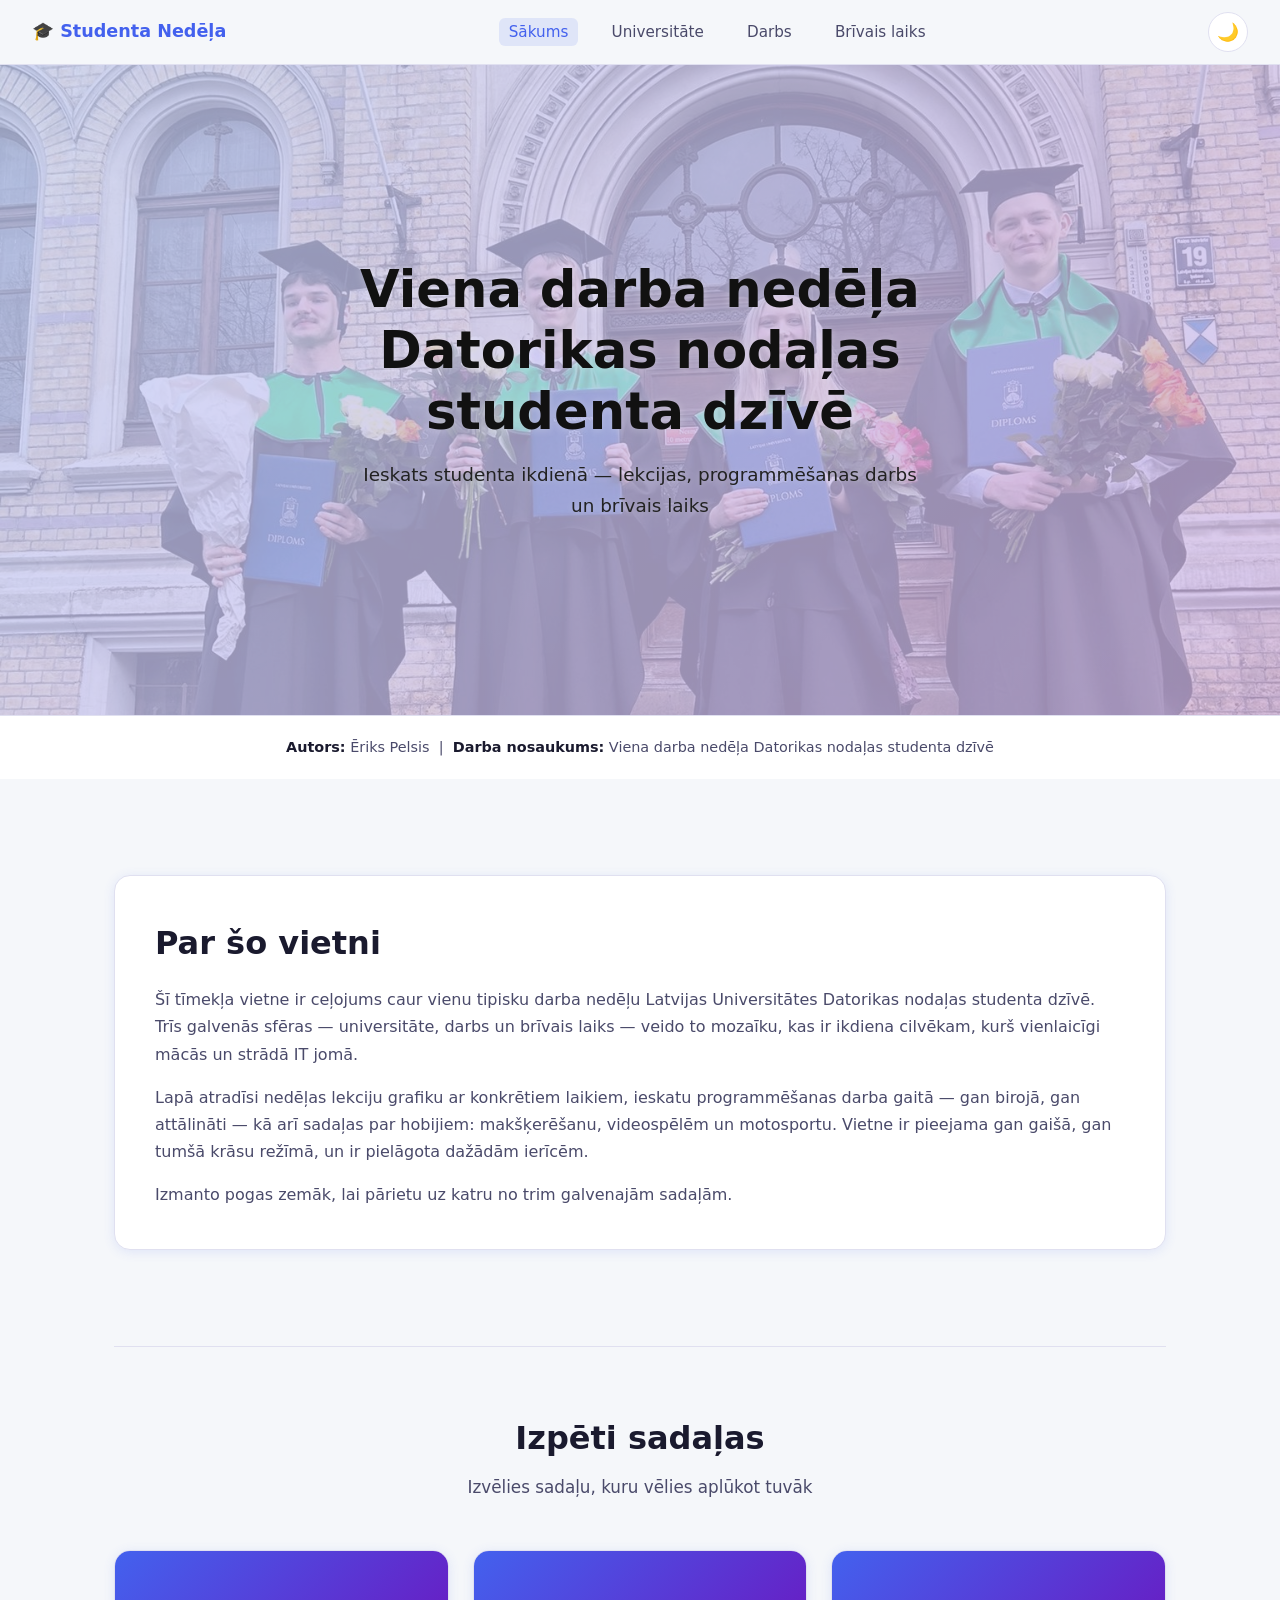
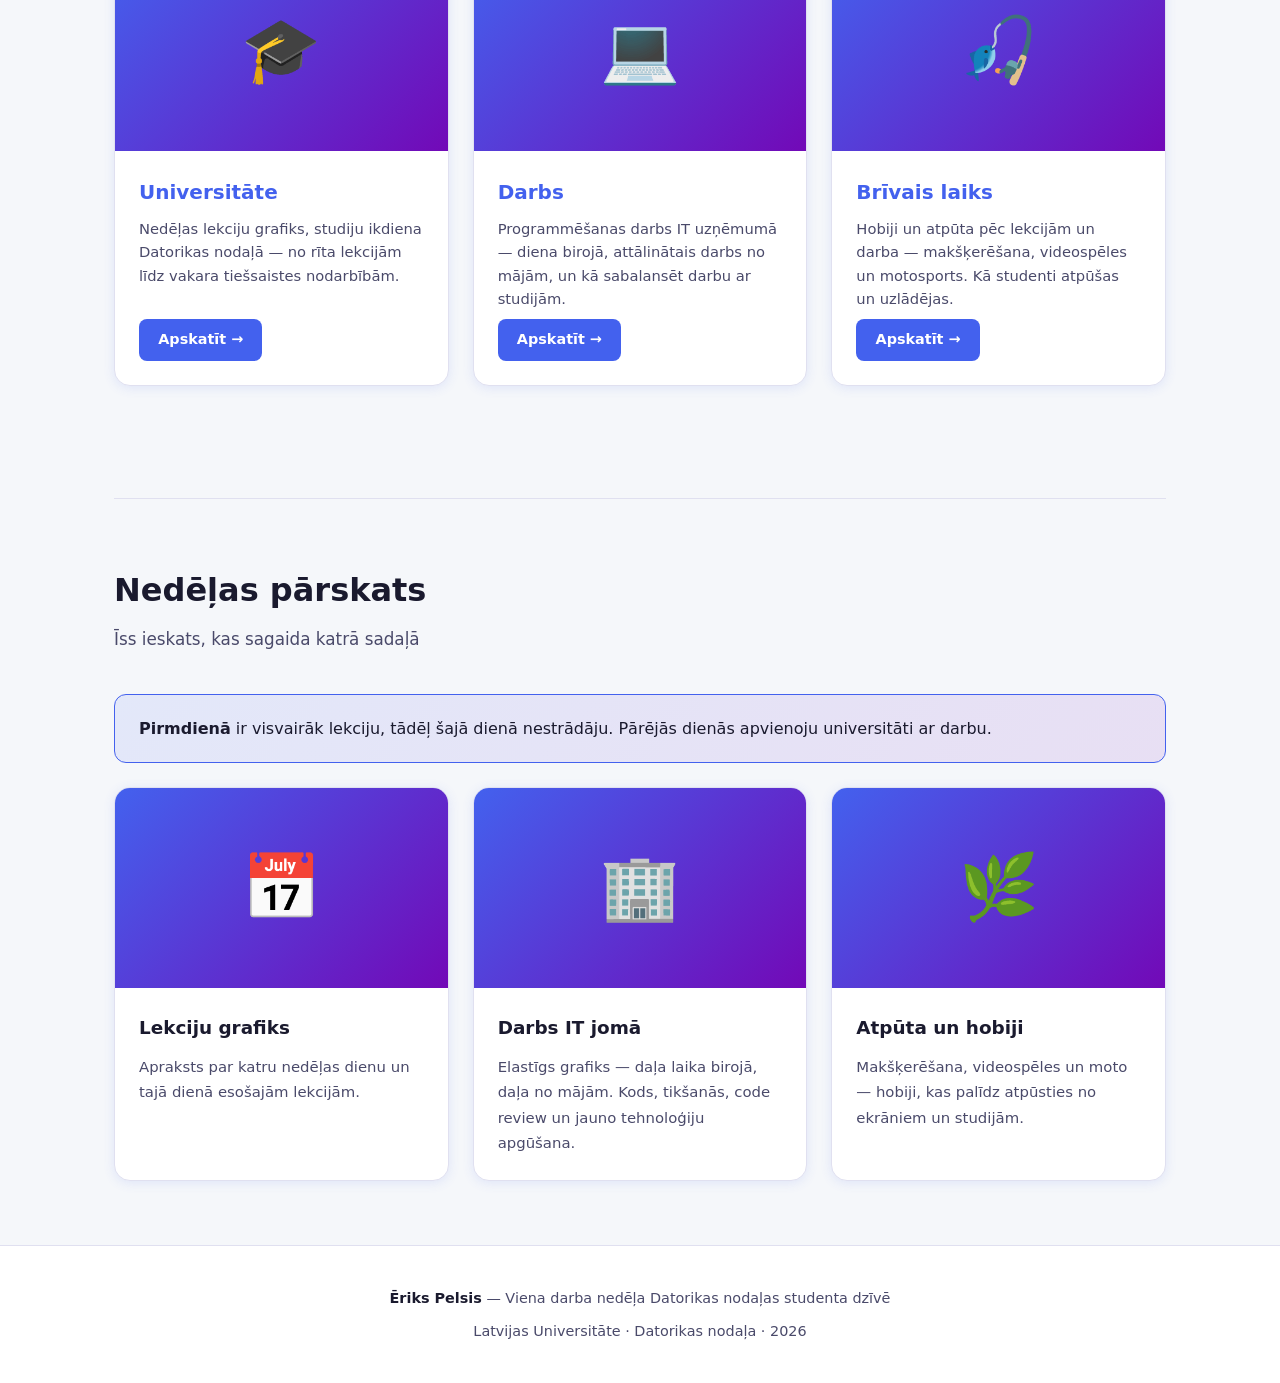
<file: index.html>
<!DOCTYPE html>
<html lang="lv" data-theme="light">
<head>
  <meta charset="UTF-8" />
  <meta name="viewport" content="width=device-width, initial-scale=1.0" />
  <title>Datorikas studenta nedēļa</title>
  <link rel="stylesheet" href="css/style.css" />
</head>
<body>

  <!-- NAVBAR -->
  <nav class="navbar">
    <a class="nav-logo" href="index.html">🎓 Studenta Nedēļa</a>
    <button class="hamburger" id="hamburger" aria-label="Atvērt izvēlni" aria-expanded="false"><span></span><span></span><span></span></button>
    <ul class="nav-links" id="nav-links">
      <li><a href="index.html" class="active">Sākums</a></li>
      <li><a href="universitate.html">Universitāte</a></li>
      <li><a href="darbs.html">Darbs</a></li>
      <li><a href="brivaislaikss.html">Brīvais laiks</a></li>
    </ul>
    <button class="theme-toggle" id="theme-toggle" title="Mainīt krāsu režīmu">🌙</button>
  </nav>

  <!-- HERO -->
  <section class="hero">
    <img class="hero-bg" src="images/hero.jpeg" alt="Hero attēls" />
    <div class="hero-overlay"></div>
    <div class="hero-content">
      <h1>Viena darba nedēļa Datorikas nodaļas studenta dzīvē</h1>
      <p>Ieskats studenta ikdienā — lekcijas, programmēšanas darbs un brīvais laiks</p>
    </div>
  </section>

  <!-- AUTHOR BAR -->
  <div class="author-bar">
    <strong>Autors:</strong> Ēriks Pelsis &nbsp;|&nbsp; <strong>Darba nosaukums:</strong> Viena darba nedēļa Datorikas nodaļas studenta dzīvē
  </div>

  <main class="container">

    <!-- INTRO -->
    <section>
      <div class="intro-block">
        <h2 class="section-title">Par šo vietni</h2>
        <p>
          Šī tīmekļa vietne ir ceļojums caur vienu tipisku darba nedēļu Latvijas Universitātes Datorikas nodaļas studenta dzīvē. Trīs galvenās sfēras — universitāte, darbs un brīvais laiks — veido to mozaīku, kas ir ikdiena cilvēkam, kurš vienlaicīgi mācās un strādā IT jomā.
        </p>
        <p>
          Lapā atradīsi nedēļas lekciju grafiku ar konkrētiem laikiem, ieskatu programmēšanas darba gaitā — gan birojā, gan attālināti — kā arī sadaļas par hobijiem: makšķerēšanu, videospēlēm un motosportu. Vietne ir pieejama gan gaišā, gan tumšā krāsu režīmā, un ir pielāgota dažādām ierīcēm.
        </p>
        <p>
          Izmanto pogas zemāk, lai pārietu uz katru no trim galvenajām sadaļām.
        </p>
      </div>
    </section>

    <!-- 3 BANNER CARDS -->
    <section>
      <h2 class="section-title" style="text-align:center;">Izpēti sadaļas</h2>
      <p class="section-subtitle" style="text-align:center;">Izvēlies sadaļu, kuru vēlies aplūkot tuvāk</p>

      <div class="banner-grid">

        <!-- Universitāte -->
        <a class="banner-card" href="universitate.html">
          <div class="banner-img-wrap">🎓</div>
          <div class="banner-body">
            <div class="banner-title">Universitāte</div>
            <div class="banner-desc">
              Nedēļas lekciju grafiks, studiju ikdiena Datorikas nodaļā — no rīta lekcijām līdz vakara tiešsaistes nodarbībām.
            </div>
            <span class="banner-btn">Apskatīt →</span>
          </div>
        </a>

        <!-- Darbs -->
        <a class="banner-card" href="darbs.html">
          <div class="banner-img-wrap">💻</div>
          <div class="banner-body">
            <div class="banner-title">Darbs</div>
            <div class="banner-desc">
              Programmēšanas darbs IT uzņēmumā — diena birojā, attālinātais darbs no mājām, un kā sabalansēt darbu ar studijām.
            </div>
            <span class="banner-btn">Apskatīt →</span>
          </div>
        </a>

        <!-- Brīvais laiks -->
        <a class="banner-card" href="brivaislaikss.html">
          <div class="banner-img-wrap">🎣</div>
          <div class="banner-body">
            <div class="banner-title">Brīvais laiks</div>
            <div class="banner-desc">
              Hobiji un atpūta pēc lekcijām un darba — makšķerēšana, videospēles un motosports. Kā studenti atpūšas un uzlādējas.
            </div>
            <span class="banner-btn">Apskatīt →</span>
          </div>
        </a>

      </div>
    </section>

    <!-- OVERVIEW -->
    <section>
      <h2 class="section-title">Nedēļas pārskats</h2>
      <p class="section-subtitle">Īss ieskats, kas sagaida katrā sadaļā</p>

      <div class="highlight-box">
        <p>
          <strong>Pirmdienā</strong> ir visvairāk lekciju, tādēļ šajā dienā nestrādāju. Pārējās dienās apvienoju universitāti ar darbu.
        </p>
      </div>

      <div class="card-grid" style="margin-top: 1.5rem;">
        <div class="info-card">
          <div class="info-card-img">📅</div>
          <div class="info-card-body">
            <h3>Lekciju grafiks</h3>
            <p>Apraksts par katru nedēļas dienu un tajā dienā esošajām lekcijām.</p>
          </div>
        </div>
        <div class="info-card">
          <div class="info-card-img">🏢</div>
          <div class="info-card-body">
            <h3>Darbs IT jomā</h3>
            <p>Elastīgs grafiks — daļa laika birojā, daļa no mājām. Kods, tikšanās, code review un jauno tehnoloģiju apgūšana.</p>
          </div>
        </div>
        <div class="info-card">
          <div class="info-card-img">🌿</div>
          <div class="info-card-body">
            <h3>Atpūta un hobiji</h3>
            <p>Makšķerēšana, videospēles un moto — hobiji, kas palīdz atpūsties no ekrāniem un studijām.</p>
          </div>
        </div>
      </div>
    </section>

  </main>

  <footer>
    <p><strong>Ēriks Pelsis</strong> — Viena darba nedēļa Datorikas nodaļas studenta dzīvē</p>
    <p style="margin-top:0.5rem;">Latvijas Universitāte · Datorikas nodaļa · <span id="year"></span></p>
  </footer>

  <script src="js/main.js"></script>
  <script>document.getElementById('year').textContent = new Date().getFullYear();</script>
</body>
</html>
</file>
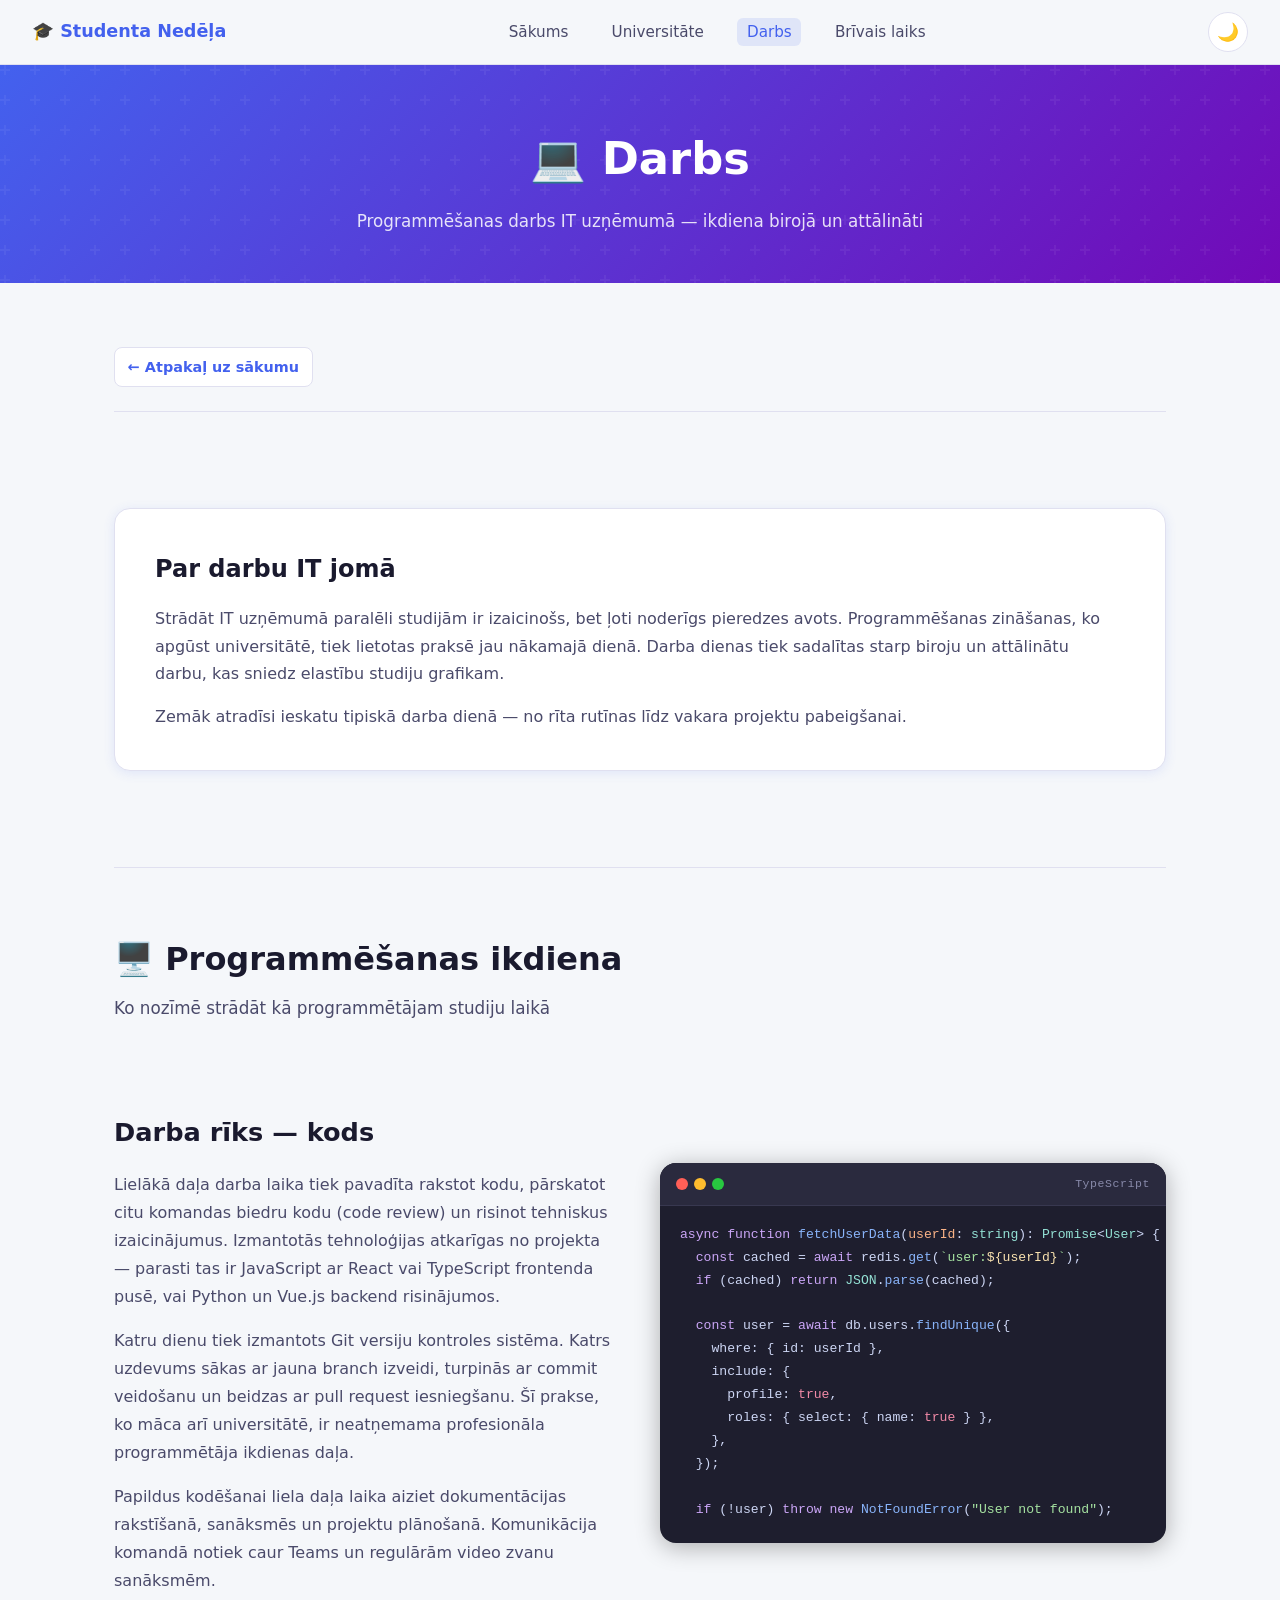
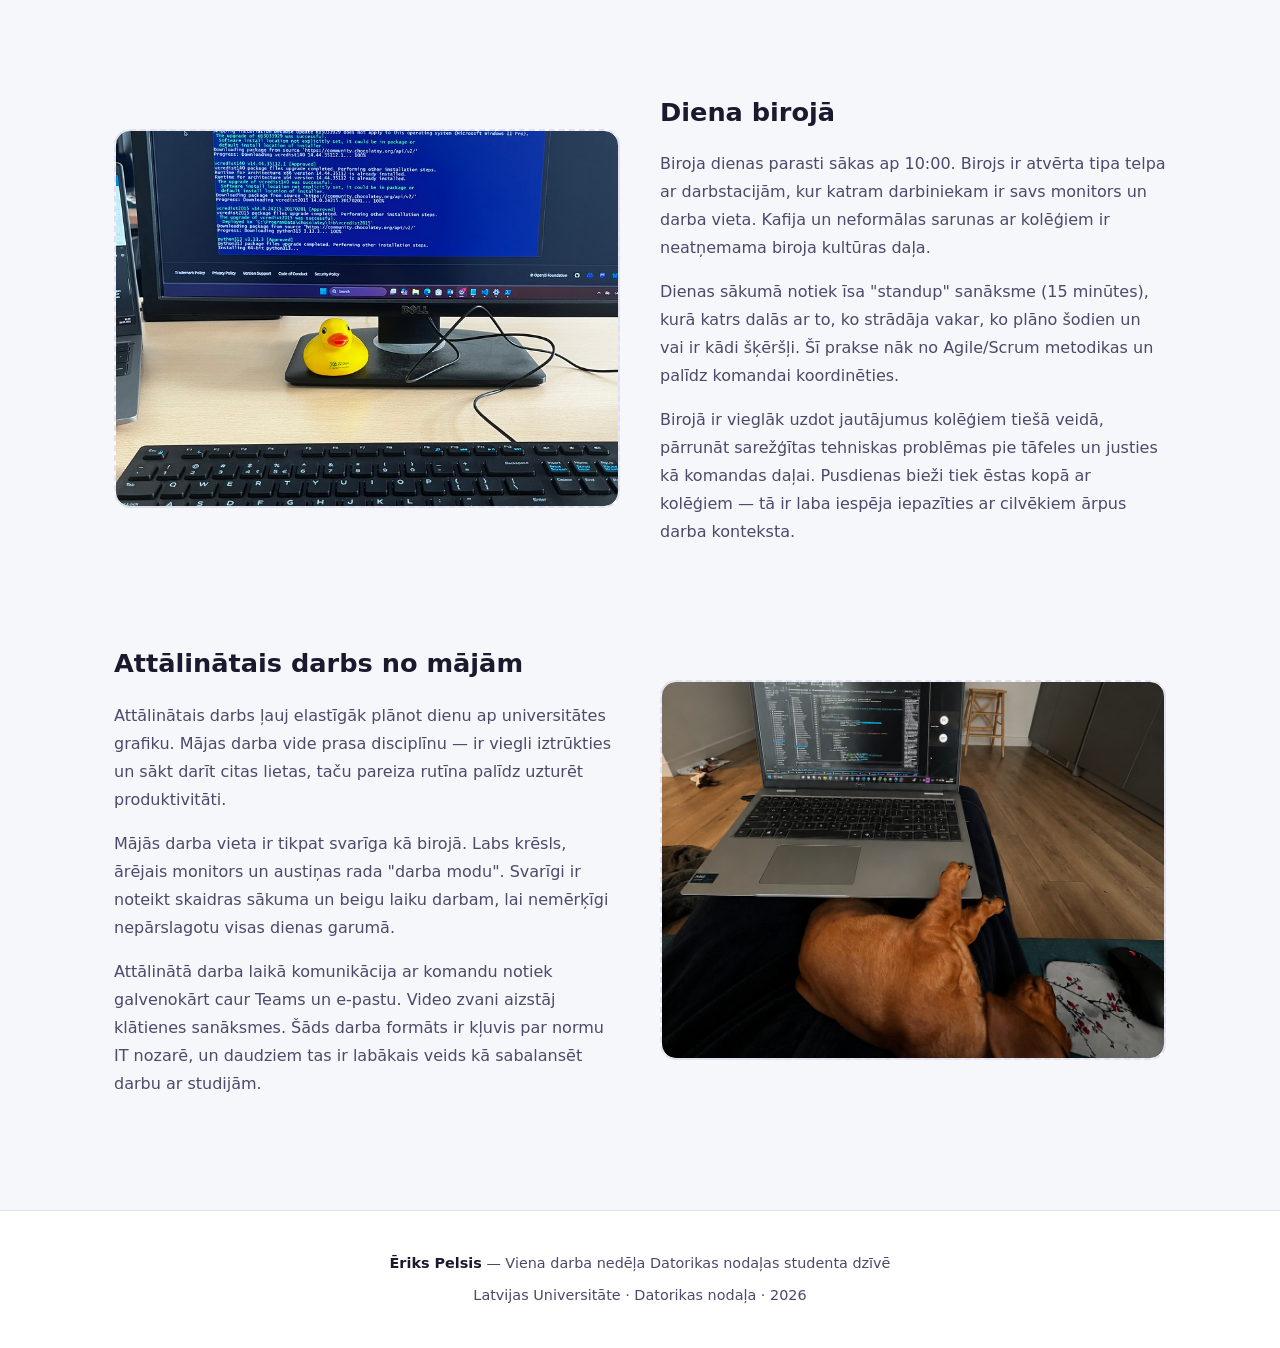
<file: darbs.html>
<!DOCTYPE html>
<html lang="lv" data-theme="light">
<head>
  <meta charset="UTF-8" />
  <meta name="viewport" content="width=device-width, initial-scale=1.0" />
  <title>Darbs – Datorikas studenta nedēļa</title>
  <link rel="stylesheet" href="css/style.css" />
</head>
<body>

  <!-- NAVBAR -->
  <nav class="navbar">
    <a class="nav-logo" href="index.html">🎓 Studenta Nedēļa</a>
    <button class="hamburger" id="hamburger" aria-label="Atvērt izvēlni" aria-expanded="false"><span></span><span></span><span></span></button>
    <ul class="nav-links" id="nav-links">
      <li><a href="index.html">Sākums</a></li>
      <li><a href="universitate.html">Universitāte</a></li>
      <li><a href="darbs.html" class="active">Darbs</a></li>
      <li><a href="brivaislaikss.html">Brīvais laiks</a></li>
    </ul>
    <button class="theme-toggle" id="theme-toggle" title="Mainīt krāsu režīmu">🌙</button>
  </nav>

  <!-- PAGE HEADER -->
  <div class="page-header">
    <h1>💻 Darbs</h1>
    <p>Programmēšanas darbs IT uzņēmumā — ikdiena birojā un attālināti</p>
  </div>

  <main class="container">

    <!-- BACK -->
    <section style="padding-bottom: 0; border: none;">
      <a class="back-link" href="index.html">← Atpakaļ uz sākumu</a>
    </section>

    <!-- INTRO -->
    <section>
      <div class="intro-block">
        <h2>Par darbu IT jomā</h2>
        <p>
          Strādāt IT uzņēmumā paralēli studijām ir izaicinošs, bet ļoti noderīgs pieredzes avots. Programmēšanas zināšanas, ko apgūst universitātē, tiek lietotas praksē jau nākamajā dienā. Darba dienas tiek sadalītas starp biroju un attālinātu darbu, kas sniedz elastību studiju grafikam.
        </p>
        <p>
          Zemāk atradīsi ieskatu tipiskā darba dienā — no rīta rutīnas līdz vakara projektu pabeigšanai.
        </p>
      </div>
    </section>

    <!-- SEKCIJA 1: Programmēšanas darbs -->
    <section>
      <h2 class="section-title">🖥️ Programmēšanas ikdiena</h2>
      <p class="section-subtitle">Ko nozīmē strādāt kā programmētājam studiju laikā</p>

      <div class="content-section">
        <div class="content-text">
          <h2>Darba rīks — kods</h2>
          <p>
            Lielākā daļa darba laika tiek pavadīta rakstot kodu, pārskatot citu komandas biedru kodu (code review) un risinot tehniskus izaicinājumus. Izmantotās tehnoloģijas atkarīgas no projekta — parasti tas ir JavaScript ar React vai TypeScript frontenda pusē, vai Python un Vue.js backend risinājumos.
          </p>
          <p>
            Katru dienu tiek izmantots Git versiju kontroles sistēma. Katrs uzdevums sākas ar jauna branch izveidi, turpinās ar commit veidošanu un beidzas ar pull request iesniegšanu. Šī prakse, ko māca arī universitātē, ir neatņemama profesionāla programmētāja ikdienas daļa.
          </p>
          <p>
            Papildus kodēšanai liela daļa laika aiziet dokumentācijas rakstīšanā, sanāksmēs un projektu plānošanā. Komunikācija komandā notiek caur Teams un regulārām video zvanu sanāksmēm.
          </p>
        </div>
        <div class="code-block">
          <div class="code-header">
            <span class="code-dot red"></span>
            <span class="code-dot yellow"></span>
            <span class="code-dot green"></span>
            <span class="code-lang">TypeScript</span>
          </div>
          <pre class="code-body"><code><span class="c-kw">async function</span> <span class="c-fn">fetchUserData</span>(<span class="c-param">userId</span>: <span class="c-type">string</span>): <span class="c-type">Promise</span>&lt;<span class="c-type">User</span>&gt; {
  <span class="c-kw">const</span> cached = <span class="c-kw">await</span> redis.<span class="c-fn">get</span>(<span class="c-str">`user:</span><span class="c-tmpl">${userId}</span><span class="c-str">`</span>);
  <span class="c-kw">if</span> (cached) <span class="c-kw">return</span> <span class="c-type">JSON</span>.<span class="c-fn">parse</span>(cached);

  <span class="c-kw">const</span> user = <span class="c-kw">await</span> db.users.<span class="c-fn">findUnique</span>({
    where: { id: userId },
    include: {
      profile: <span class="c-bool">true</span>,
      roles: { select: { name: <span class="c-bool">true</span> } },
    },
  });

  <span class="c-kw">if</span> (!user) <span class="c-kw">throw new</span> <span class="c-fn">NotFoundError</span>(<span class="c-str">"User not found"</span>);

  <span class="c-kw">await</span> redis.<span class="c-fn">setex</span>(
    <span class="c-str">`user:</span><span class="c-tmpl">${userId}</span><span class="c-str">`</span>,
    <span class="c-num">300</span>,
    <span class="c-type">JSON</span>.<span class="c-fn">stringify</span>(user)
  );

  <span class="c-kw">return</span> user;
}</code></pre>
        </div>
      </div>

      <!-- SEKCIJA 2: Diena birojā -->
      <div class="content-section reverse">
        <div class="content-text">
          <h2>Diena birojā</h2>
          <p>
            Biroja dienas parasti sākas ap 10:00. Birojs ir atvērta tipa telpa ar darbstacijām, kur katram darbiniekam ir savs monitors un darba vieta. Kafija un neformālas sarunas ar kolēģiem ir neatņemama biroja kultūras daļa.
          </p>
          <p>
            Dienas sākumā notiek īsa "standup" sanāksme (15 minūtes), kurā katrs dalās ar to, ko strādāja vakar, ko plāno šodien un vai ir kādi šķēršļi. Šī prakse nāk no Agile/Scrum metodikas un palīdz komandai koordinēties.
          </p>
          <p>
            Birojā ir vieglāk uzdot jautājumus kolēģiem tiešā veidā, pārrunāt sarežģītas tehniskas problēmas pie tāfeles un justies kā komandas daļai. Pusdienas bieži tiek ēstas kopā ar kolēģiem — tā ir laba iespēja iepazīties ar cilvēkiem ārpus darba konteksta.
          </p>
        </div>
        <div class="content-img">
          <!-- Nomainiet ar: <img src="images/birojs.jpg" alt="Diena birojā" /> -->
          <img src="images/birojs.jpeg" alt="Darbs birojā" class="office" />
        </div>
      </div>

      <!-- SEKCIJA 3: Attālinātais darbs -->
      <div class="content-section">
        <div class="content-text">
          <h2>Attālinātais darbs no mājām</h2>
          <p>
            Attālinātais darbs ļauj elastīgāk plānot dienu ap universitātes grafiku. Mājas darba vide prasa disciplīnu — ir viegli iztrūkties un sākt darīt citas lietas, taču pareiza rutīna palīdz uzturēt produktivitāti.
          </p>
          <p>
            Mājās darba vieta ir tikpat svarīga kā birojā. Labs krēsls, ārējais monitors un austiņas rada "darba modu". Svarīgi ir noteikt skaidras sākuma un beigu laiku darbam, lai nemērķīgi nepārslagotu visas dienas garumā.
          </p>
          <p>
            Attālinātā darba laikā komunikācija ar komandu notiek galvenokārt caur Teams un e-pastu. Video zvani aizstāj klātienes sanāksmes. Šāds darba formāts ir kļuvis par normu IT nozarē, un daudziem tas ir labākais veids kā sabalansēt darbu ar studijām.
          </p>
        </div>
        <div class="content-img">
          <!-- Nomainiet ar: <img src="images/homeoffice.jpg" alt="Attālinātais darbs" /> -->
          <img src="images/toby-work.png" alt="Darbs no mājām" class="toby-work" />
        </div>
      </div>

    </section>

  </main>

  <footer>
    <p><strong>Ēriks Pelsis</strong> — Viena darba nedēļa Datorikas nodaļas studenta dzīvē</p>
    <p style="margin-top:0.5rem;">Latvijas Universitāte · Datorikas nodaļa · <span id="year"></span></p>
  </footer>

  <script src="js/main.js"></script>
  <script>document.getElementById('year').textContent = new Date().getFullYear();</script>
</body>
</html>
</file>
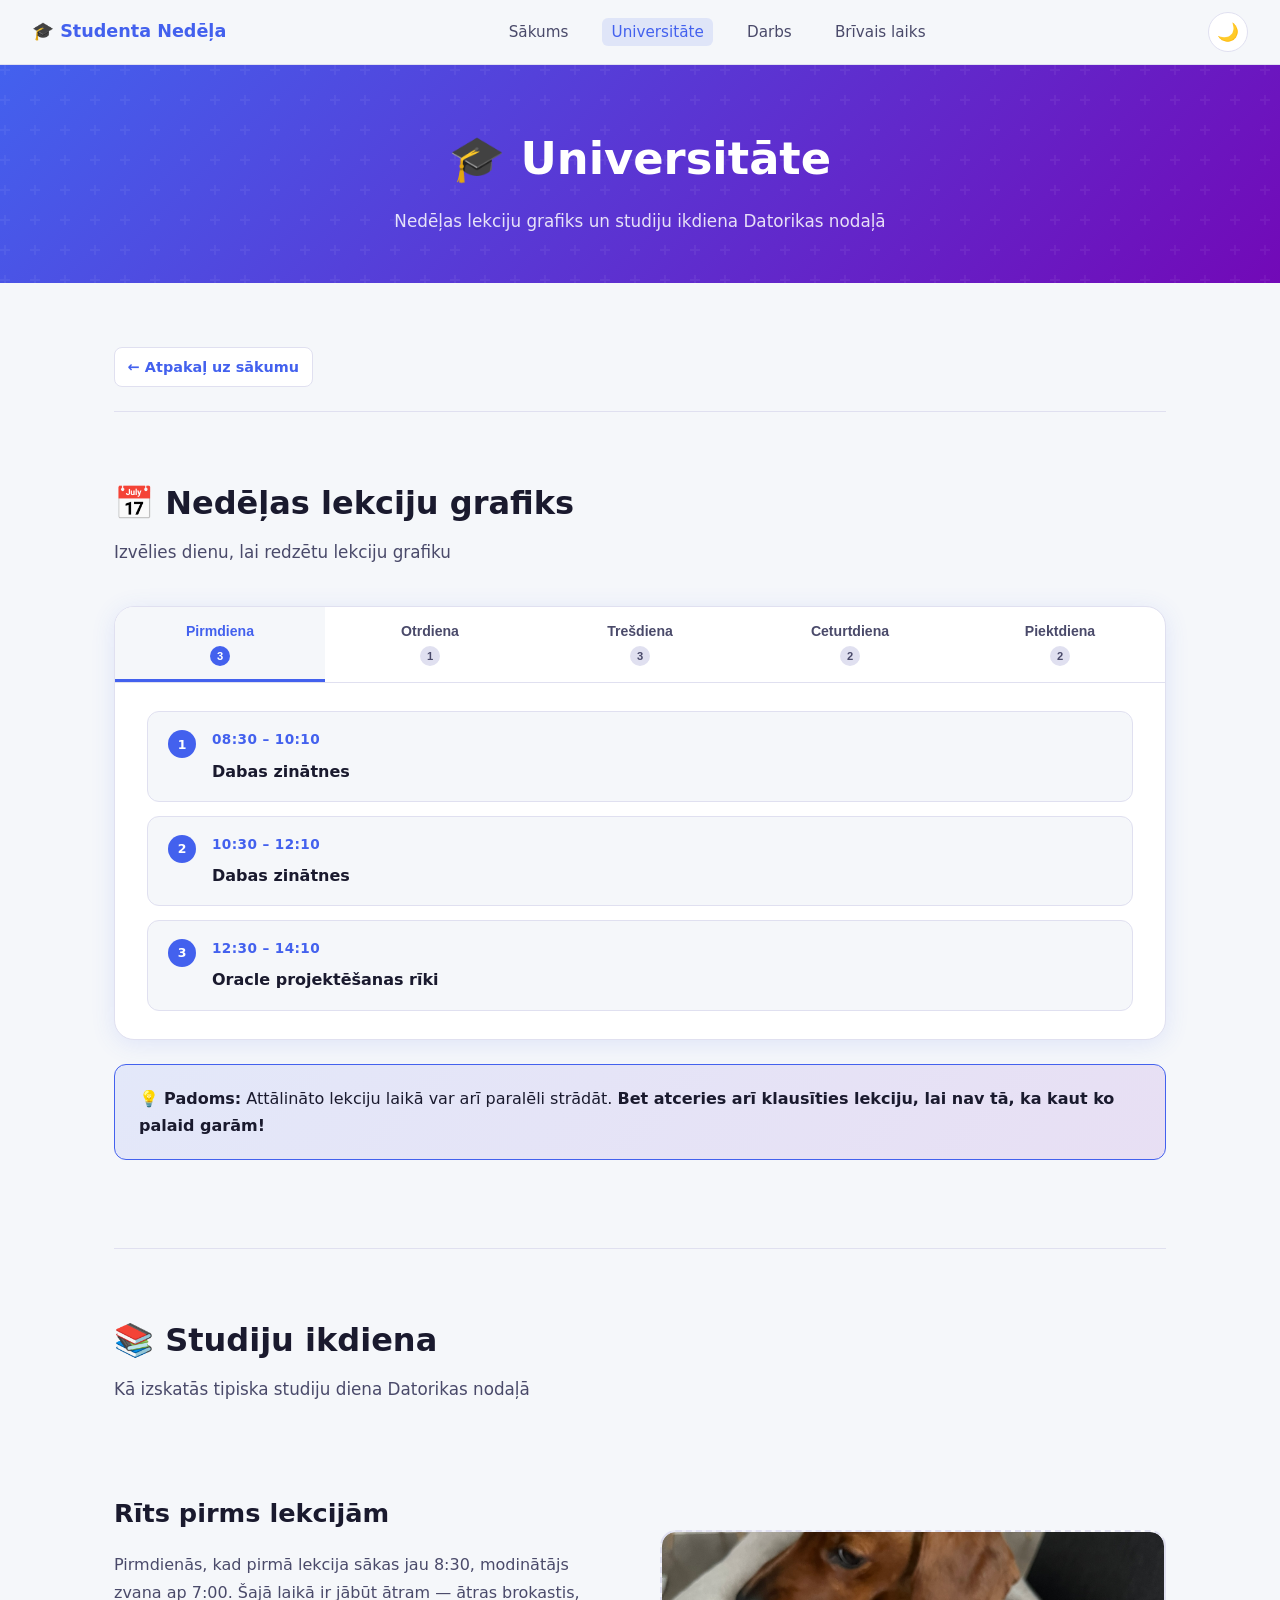
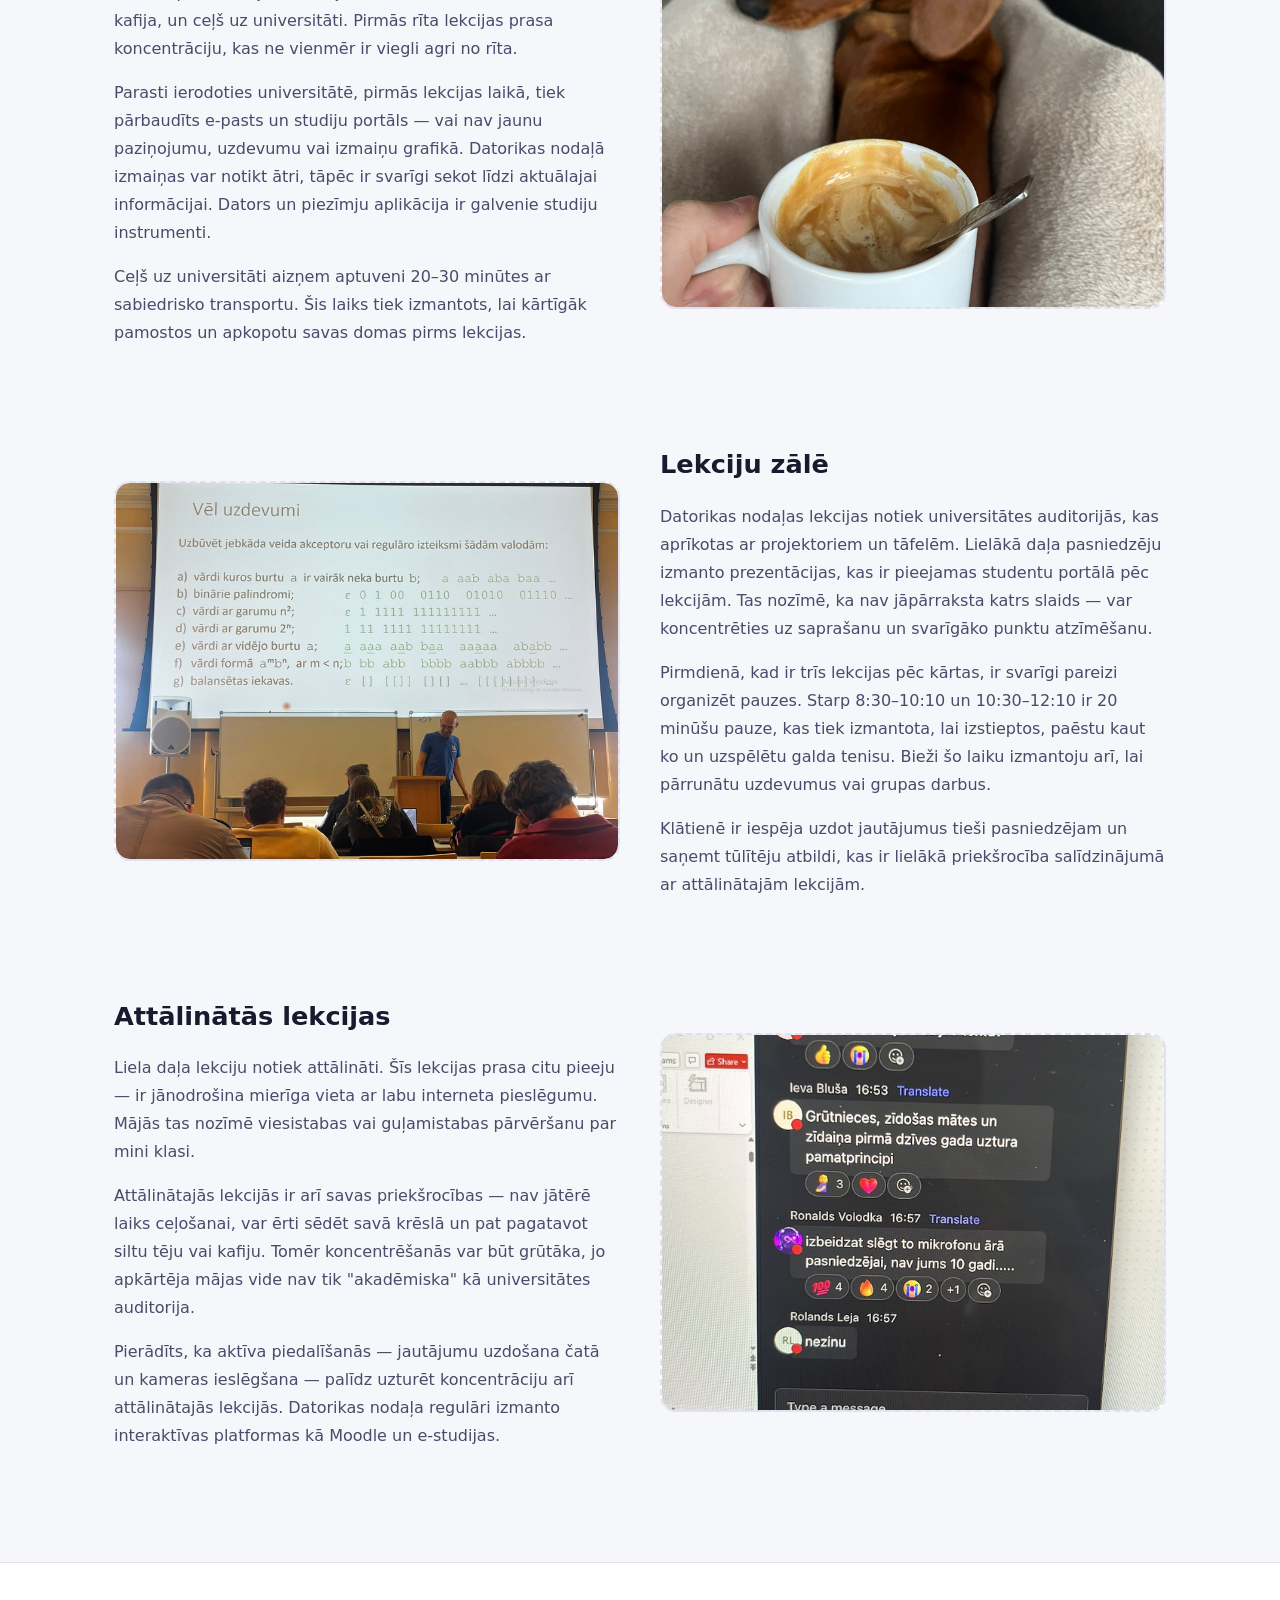
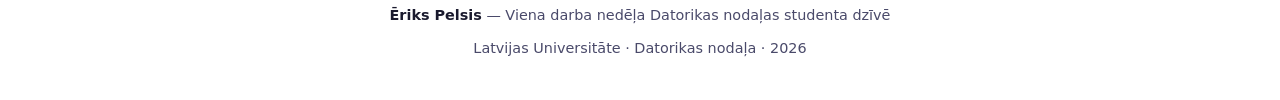
<file: universitate.html>
<!DOCTYPE html>
<html lang="lv" data-theme="light">
<head>
  <meta charset="UTF-8" />
  <meta name="viewport" content="width=device-width, initial-scale=1.0" />
  <title>Universitāte – Datorikas studenta nedēļa</title>
  <link rel="stylesheet" href="css/style.css" />
</head>
<body>

  <!-- NAVBAR -->
  <nav class="navbar">
    <a class="nav-logo" href="index.html">🎓 Studenta Nedēļa</a>
    <button class="hamburger" id="hamburger" aria-label="Atvērt izvēlni" aria-expanded="false"><span></span><span></span><span></span></button>
    <ul class="nav-links" id="nav-links">
      <li><a href="index.html">Sākums</a></li>
      <li><a href="universitate.html" class="active">Universitāte</a></li>
      <li><a href="darbs.html">Darbs</a></li>
      <li><a href="brivaislaikss.html">Brīvais laiks</a></li>
    </ul>
    <button class="theme-toggle" id="theme-toggle" title="Mainīt krāsu režīmu">🌙</button>
  </nav>

  <!-- PAGE HEADER -->
  <div class="page-header">
    <h1>🎓 Universitāte</h1>
    <p>Nedēļas lekciju grafiks un studiju ikdiena Datorikas nodaļā</p>
  </div>

  <main class="container">

    <!-- BACK -->
    <section style="padding-bottom: 0; border: none;">
      <a class="back-link" href="index.html">← Atpakaļ uz sākumu</a>
    </section>

    <!-- SCHEDULE SECTION -->
    <section>
      <h2 class="section-title">📅 Nedēļas lekciju grafiks</h2>
      <p class="section-subtitle">Izvēlies dienu, lai redzētu lekciju grafiku</p>

      <div class="week-tabs">

        <!-- TAB POGAS -->
        <div class="tab-bar" role="tablist">
          <button class="tab-btn active" data-tab="pirmdiena" role="tab" aria-selected="true">
            <span class="tab-day">Pirmdiena</span>
            <span class="tab-badge">3</span>
          </button>
          <button class="tab-btn" data-tab="otrdiena" role="tab" aria-selected="false">
            <span class="tab-day">Otrdiena</span>
            <span class="tab-badge">1</span>
          </button>
          <button class="tab-btn" data-tab="tresddiena" role="tab" aria-selected="false">
            <span class="tab-day">Trešdiena</span>
            <span class="tab-badge">3</span>
          </button>
          <button class="tab-btn" data-tab="ceturtdiena" role="tab" aria-selected="false">
            <span class="tab-day">Ceturtdiena</span>
            <span class="tab-badge">2</span>
          </button>
          <button class="tab-btn" data-tab="piektdiena" role="tab" aria-selected="false">
            <span class="tab-day">Piektdiena</span>
            <span class="tab-badge">2</span>
          </button>
        </div>

        <!-- TAB PANEĻI -->
        <div class="tab-panels">

          <!-- PIRMDIENA -->
          <div class="tab-panel active" id="tab-pirmdiena">
            <div class="tab-lecture-list">
              <div class="tab-lecture">
                <div class="tab-lecture-num">1</div>
                <div class="tab-lecture-info">
                  <div class="lecture-time">08:30 – 10:10</div>
                  <div class="lecture-name">Dabas zinātnes</div>
                </div>
              </div>
              <div class="tab-lecture">
                <div class="tab-lecture-num">2</div>
                <div class="tab-lecture-info">
                  <div class="lecture-time">10:30 – 12:10</div>
                  <div class="lecture-name">Dabas zinātnes</div>
                </div>
              </div>
              <div class="tab-lecture">
                <div class="tab-lecture-num">3</div>
                <div class="tab-lecture-info">
                  <div class="lecture-time">12:30 – 14:10</div>
                  <div class="lecture-name">Oracle projektēšanas rīki</div>
                </div>
              </div>
            </div>
          </div>

          <!-- OTRDIENA -->
          <div class="tab-panel" id="tab-otrdiena">
            <div class="tab-lecture-list">
              <div class="tab-lecture">
                <div class="tab-lecture-num">1</div>
                <div class="tab-lecture-info">
                  <div class="lecture-time">14:30 – 16:10</div>
                  <div class="lecture-name">Algoritmu teorija</div>
                </div>
              </div>
            </div>
          </div>

          <!-- TREŠDIENA -->
          <div class="tab-panel" id="tab-tresddiena">
            <div class="tab-lecture-list">
              <div class="tab-lecture">
                <div class="tab-lecture-num">1</div>
                <div class="tab-lecture-info">
                  <div class="lecture-time">08:30 – 10:10</div>
                  <div class="lecture-name">Tīmekļa dizaina pamati</div>
                  <span class="tag-hybrid">🔀 Hibrīds</span>
                </div>
              </div>
              <div class="tab-lecture">
                <div class="tab-lecture-num">2</div>
                <div class="tab-lecture-info">
                  <div class="lecture-time">16:30 – 18:00</div>
                  <div class="lecture-name">Bērnu veselības aizsardzība</div>
                  <span class="tag-remote">📡 Attālināti</span>
                </div>
              </div>
              <div class="tab-lecture">
                <div class="tab-lecture-num">3</div>
                <div class="tab-lecture-info">
                  <div class="lecture-time">18:30 – 20:10</div>
                  <div class="lecture-name">Tīmekļa dizaina pamati</div>
                </div>
              </div>
            </div>
          </div>

          <!-- CETURTDIENA -->
          <div class="tab-panel" id="tab-ceturtdiena">
            <div class="tab-lecture-list">
              <div class="tab-lecture">
                <div class="tab-lecture-num">1</div>
                <div class="tab-lecture-info">
                  <div class="lecture-time">16:30 – 18:10</div>
                  <div class="lecture-name">Objektorientētā programmēšana</div>
                  <span class="tag-remote">📡 Attālināti</span>
                </div>
              </div>
              <div class="tab-lecture">
                <div class="tab-lecture-num">2</div>
                <div class="tab-lecture-info">
                  <div class="lecture-time">18:30 – 20:10</div>
                  <div class="lecture-name">Objektorientētā programmēšana</div>
                  <span class="tag-remote">📡 Attālināti</span>
                </div>
              </div>
            </div>
          </div>

          <!-- PIEKTDIENA -->
          <div class="tab-panel" id="tab-piektdiena">
            <div class="tab-lecture-list">
              <div class="tab-lecture">
                <div class="tab-lecture-num">1</div>
                <div class="tab-lecture-info">
                  <div class="lecture-time">08:30 – 10:10</div>
                  <div class="lecture-name">Sports I</div>
                  <span class="tag-hybrid">🔀 Hibrīds</span>
                </div>
              </div>
              <div class="tab-lecture">
                <div class="tab-lecture-num">2</div>
                <div class="tab-lecture-info">
                  <div class="lecture-time">14:00 – 16:00</div>
                  <div class="lecture-name">Specseminārs</div>
                  <span class="tag-remote">📡 Attālināti</span>
                </div>
              </div>
            </div>
          </div>

        </div><!-- /tab-panels -->
      </div><!-- /week-tabs -->

      <div class="highlight-box" style="margin-top: 1.5rem;">
        <p>💡 <strong>Padoms:</strong> Attālināto lekciju laikā var arī paralēli strādāt. <strong>Bet atceries arī klausīties lekciju, lai nav tā, ka kaut ko palaid garām!</strong></p>
      </div>
    </section>

    <!-- STUDIJU IKDIENA -->
    <section>
      <h2 class="section-title">📚 Studiju ikdiena</h2>
      <p class="section-subtitle">Kā izskatās tipiska studiju diena Datorikas nodaļā</p>

      <!-- SEKCIJA 1: Rīts pirms lekcijām -->
      <div class="content-section">
        <div class="content-text">
          <h2>Rīts pirms lekcijām</h2>
          <p>
            Pirmdienās, kad pirmā lekcija sākas jau 8:30, modinātājs zvana ap 7:00. Šajā laikā ir jābūt ātram — ātras brokastis, kafija, un ceļš uz universitāti. Pirmās rīta lekcijas prasa koncentrāciju, kas ne vienmēr ir viegli agri no rīta.
          </p>
          <p>
            Parasti ierodoties universitātē, pirmās lekcijas laikā, tiek pārbaudīts e-pasts un studiju portāls — vai nav jaunu paziņojumu, uzdevumu vai izmaiņu grafikā. Datorikas nodaļā izmaiņas var notikt ātri, tāpēc ir svarīgi sekot līdzi aktuālajai informācijai. Dators un piezīmju aplikācija ir galvenie studiju instrumenti.
          </p>
          <p>
            Ceļš uz universitāti aizņem aptuveni 20–30 minūtes ar sabiedrisko transportu. Šis laiks tiek izmantots, lai kārtīgāk pamostos un apkopotu savas domas pirms lekcijas.
          </p>
        </div>
        <div class="content-img" id="img-rits">
          <!-- Nomainiet ar: <img src="images/rits.jpg" alt="Rīts pirms lekcijām" /> -->
          <img src="images/uni-morning.jpeg" alt="Morning" class="morning" />
        </div>
      </div>

      <!-- SEKCIJA 2: Lekciju zāle -->
      <div class="content-section reverse">
        <div class="content-text">
          <h2>Lekciju zālē</h2>
          <p>
            Datorikas nodaļas lekcijas notiek universitātes auditorijās, kas aprīkotas ar projektoriem un tāfelēm. Lielākā daļa pasniedzēju izmanto prezentācijas, kas ir pieejamas studentu portālā pēc lekcijām. Tas nozīmē, ka nav jāpārraksta katrs slaids — var koncentrēties uz saprašanu un svarīgāko punktu atzīmēšanu.
          </p>
          <p>
            Pirmdienā, kad ir trīs lekcijas pēc kārtas, ir svarīgi pareizi organizēt pauzes. Starp 8:30–10:10 un 10:30–12:10 ir 20 minūšu pauze, kas tiek izmantota, lai izstieptos, paēstu kaut ko un uzspēlētu galda tenisu. Bieži šo laiku izmantoju arī, lai pārrunātu uzdevumus vai grupas darbus.
          </p>
          <p>
            Klātienē ir iespēja uzdot jautājumus tieši pasniedzējam un saņemt tūlītēju atbildi, kas ir lielākā priekšrocība salīdzinājumā ar attālinātajām lekcijām.
          </p>
        </div>
        <div class="content-img">
          <!-- Nomainiet ar: <img src="images/lekcija.jpg" alt="Lekciju zālē" /> -->
          <img src="images/lekcijas.jpeg" alt="Universitāte" class="university" />
        </div>
      </div>

      <!-- SEKCIJA 3: Attālinātās lekcijas -->
      <div class="content-section">
        <div class="content-text">
          <h2>Attālinātās lekcijas</h2>
          <p>
            Liela daļa lekciju notiek attālināti. Šīs lekcijas prasa citu pieeju — ir jānodrošina mierīga vieta ar labu interneta pieslēgumu. Mājās tas nozīmē viesistabas vai guļamistabas pārvēršanu par mini klasi.
          </p>
          <p>
            Attālinātajās lekcijās ir arī savas priekšrocības — nav jātērē laiks ceļošanai, var ērti sēdēt savā krēslā un pat pagatavot siltu tēju vai kafiju. Tomēr koncentrēšanās var būt grūtāka, jo apkārtēja mājas vide nav tik "akadēmiska" kā universitātes auditorija.
          </p>
          <p>
            Pierādīts, ka aktīva piedalīšanās — jautājumu uzdošana čatā un kameras ieslēgšana — palīdz uzturēt koncentrāciju arī attālinātajās lekcijās. Datorikas nodaļa regulāri izmanto interaktīvas platformas kā Moodle un e-studijas.
          </p>
        </div>
        <div class="content-img">
          <img src="images/attalinata-lekcija.jpeg" alt="Universitāte no mājām" class="uni-from-home" />
        </div>
      </div>

    </section>

  </main>

  <footer>
    <p><strong>Ēriks Pelsis</strong> — Viena darba nedēļa Datorikas nodaļas studenta dzīvē</p>
    <p style="margin-top:0.5rem;">Latvijas Universitāte · Datorikas nodaļa · <span id="year"></span></p>
  </footer>

  <script src="js/main.js"></script>
  <script>document.getElementById('year').textContent = new Date().getFullYear();</script>
</body>
</html>
</file>
<file: css/style.css>
/* ===== CSS VARIABLES ===== */
:root {
  --bg: #f5f7fa;
  --bg-secondary: #ffffff;
  --bg-card: #ffffff;
  --text: #1a1a2e;
  --text-secondary: #4a4a6a;
  --accent: #4361ee;
  --accent-hover: #3a0ca3;
  --border: #e0e0f0;
  --shadow: rgba(67, 97, 238, 0.12);
  --tag-remote: #e9c46a;
  --tag-remote-text: #6b4c00;
  --nav-bg: rgba(245, 247, 250, 0.92);
  --hero-overlay: rgba(245, 247, 250, 0.55);
}

[data-theme="dark"] {
  --bg: #0d1117;
  --bg-secondary: #161b22;
  --bg-card: #1c2333;
  --text: #e6edf3;
  --text-secondary: #8b949e;
  --accent: #58a6ff;
  --accent-hover: #79c0ff;
  --border: #30363d;
  --shadow: rgba(88, 166, 255, 0.12);
  --tag-remote: #d29922;
  --tag-remote-text: #fff3cd;
  --nav-bg: rgba(13, 17, 23, 0.92);
  --hero-overlay: rgba(13, 17, 23, 0.6);
}

/* ===== RESET & BASE ===== */
*, *::before, *::after { box-sizing: border-box; margin: 0; padding: 0; }

html { scroll-behavior: smooth; font-size: 16px; }

body {
  font-family: 'Segoe UI', system-ui, -apple-system, sans-serif;
  background: var(--bg);
  color: var(--text);
  line-height: 1.7;
  transition: background 0.3s, color 0.3s;
  min-height: 100vh;
}

img {
  max-width: 100%;
  height: auto;
  display: block;
  border-radius: 12px;
}

a { color: var(--accent); text-decoration: none; }
a:hover { text-decoration: underline; }

/* ===== NAVBAR ===== */
.navbar {
  position: sticky;
  top: 0;
  z-index: 100;
  background: var(--nav-bg);
  backdrop-filter: blur(12px);
  border-bottom: 1px solid var(--border);
  padding: 0.75rem 2rem;
  display: flex;
  align-items: center;
  justify-content: space-between;
  gap: 1rem;
}

.nav-logo {
  font-size: 1.1rem;
  font-weight: 700;
  color: var(--accent);
  text-decoration: none;
}
.nav-logo:hover { text-decoration: none; }

.nav-links {
  display: flex;
  gap: 1.5rem;
  list-style: none;
  align-items: center;
}

.nav-links a {
  color: var(--text-secondary);
  font-size: 0.95rem;
  font-weight: 500;
  padding: 0.3rem 0.6rem;
  border-radius: 6px;
  transition: color 0.2s, background 0.2s;
}
.nav-links a:hover, .nav-links a.active {
  color: var(--accent);
  background: var(--shadow);
  text-decoration: none;
}

.theme-toggle {
  background: var(--bg-card);
  border: 1px solid var(--border);
  border-radius: 50%;
  width: 40px;
  height: 40px;
  cursor: pointer;
  font-size: 1.1rem;
  display: flex;
  align-items: center;
  justify-content: center;
  transition: background 0.2s, border-color 0.2s;
  flex-shrink: 0;
}
.theme-toggle:hover { border-color: var(--accent); }

/* ===== HAMBURGER ===== */
.hamburger {
  display: none;
  flex-direction: column;
  justify-content: center;
  gap: 5px;
  background: none;
  border: none;
  cursor: pointer;
  padding: 6px;
  border-radius: 8px;
  flex-shrink: 0;
}
.hamburger span {
  display: block;
  width: 24px;
  height: 2px;
  background: var(--text);
  border-radius: 2px;
  transition: transform 0.25s, opacity 0.25s;
}
.hamburger.open span:nth-child(1) { transform: translateY(7px) rotate(45deg); }
.hamburger.open span:nth-child(2) { opacity: 0; }
.hamburger.open span:nth-child(3) { transform: translateY(-7px) rotate(-45deg); }

/* ===== HERO ===== */
.hero {
  position: relative;
  min-height: 650px;
  display: flex;
  align-items: center;
  justify-content: center;
  overflow: hidden;
  background: linear-gradient(135deg, var(--accent) 0%, #7209b7 100%);
}

.hero-bg {
  position: absolute;
  inset: 0;
  width: 100%;
  height: 100%;
  object-fit: cover;
  object-position: center 45%;
  border-radius: 0;
  opacity: 0.55;
}

.hero-overlay {
  position: absolute;
  inset: 0;
  background: var(--hero-overlay);
}

.hero-content {
  position: relative;
  z-index: 2;
  text-align: center;
  padding: 3rem 2rem;
  max-width: 800px;
}

.hero-content h1 {
  font-size: clamp(2rem, 5vw, 3.2rem);
  font-weight: 800;
  color: #111;
  margin-bottom: 1rem;
  line-height: 1.2;
  text-shadow: 0 1px 8px rgba(255,255,255,0.3);
}

.hero-content p {
  font-size: 1.15rem;
  color: #222;
  max-width: 560px;
  margin: 0 auto;
  text-shadow: 0 1px 6px rgba(255,255,255,0.3);
}

[data-theme="dark"] .hero-content h1 {
  color: #fff;
  text-shadow: 0 2px 20px rgba(0,0,0,0.4);
}

[data-theme="dark"] .hero-content p {
  color: rgba(255,255,255,0.9);
  text-shadow: 0 1px 8px rgba(0,0,0,0.3);
}

/* ===== MAIN CONTAINER ===== */
.container {
  max-width: 1100px;
  margin: 0 auto;
  padding: 0 1.5rem;
}

/* ===== SECTION ===== */
section { padding: 4rem 0; }
section + section { border-top: 1px solid var(--border); }

.section-title {
  font-size: clamp(1.5rem, 3vw, 2rem);
  font-weight: 700;
  margin-bottom: 0.5rem;
  color: var(--text);
}

.section-subtitle {
  color: var(--text-secondary);
  margin-bottom: 2.5rem;
  font-size: 1.05rem;
}

/* ===== BANNER GRID (index) ===== */
.banner-grid {
  display: grid;
  grid-template-columns: repeat(3, 1fr);
  gap: 1.5rem;
  margin: 3rem 0;
}

.banner-card {
  background: var(--bg-card);
  border: 1px solid var(--border);
  border-radius: 16px;
  overflow: hidden;
  text-decoration: none;
  color: inherit;
  transition: transform 0.25s, box-shadow 0.25s, border-color 0.25s;
  display: flex;
  flex-direction: column;
  box-shadow: 0 2px 12px var(--shadow);
}
.banner-card:hover {
  transform: translateY(-6px);
  box-shadow: 0 12px 32px var(--shadow);
  border-color: var(--accent);
  text-decoration: none;
}

.banner-img-wrap {
  width: 100%;
  height: 200px;
  overflow: hidden;
  background: linear-gradient(135deg, var(--accent) 0%, #7209b7 100%);
  display: flex;
  align-items: center;
  justify-content: center;
  font-size: 4rem;
}

.banner-img-wrap img {
  width: 100%;
  height: 100%;
  object-fit: cover;
  border-radius: 0;
}

.banner-body {
  padding: 1.5rem;
  flex: 1;
  display: flex;
  flex-direction: column;
  gap: 0.5rem;
}

.banner-title {
  font-size: 1.25rem;
  font-weight: 700;
  color: var(--accent);
}

.banner-desc {
  font-size: 0.92rem;
  color: var(--text-secondary);
  line-height: 1.6;
}

.banner-btn {
  margin-top: auto;
  display: inline-block;
  background: var(--accent);
  color: #fff;
  padding: 0.55rem 1.2rem;
  border-radius: 8px;
  font-weight: 600;
  font-size: 0.9rem;
  align-self: flex-start;
  transition: background 0.2s;
}
.banner-card:hover .banner-btn { background: var(--accent-hover); }

/* ===== INTRO TEXT BLOCK ===== */
.intro-block {
  background: var(--bg-card);
  border: 1px solid var(--border);
  border-radius: 16px;
  padding: 2.5rem;
  margin: 2rem 0;
  box-shadow: 0 2px 12px var(--shadow);
}

.intro-block h2 { margin-bottom: 1rem; }
.intro-block p { margin-bottom: 1rem; color: var(--text-secondary); }
.intro-block p:last-child { margin-bottom: 0; }

/* ===== PAGE HEADER ===== */
.page-header {
  background: linear-gradient(135deg, var(--accent) 0%, #7209b7 100%);
  padding: 3.5rem 2rem 3rem;
  text-align: center;
  position: relative;
  overflow: hidden;
}

.page-header::before {
  content: '';
  position: absolute;
  inset: 0;
  background: url("data:image/svg+xml,%3Csvg width='60' height='60' viewBox='0 0 60 60' xmlns='http://www.w3.org/2000/svg'%3E%3Cg fill='none' fill-rule='evenodd'%3E%3Cg fill='%23ffffff' fill-opacity='0.05'%3E%3Cpath d='M36 34v-4h-2v4h-4v2h4v4h2v-4h4v-2h-4zm0-30V0h-2v4h-4v2h4v4h2V6h4V4h-4zM6 34v-4H4v4H0v2h4v4h2v-4h4v-2H6zM6 4V0H4v4H0v2h4v4h2V6h4V4H6z'/%3E%3C/g%3E%3C/g%3E%3C/svg%3E");
}

.page-header h1 {
  font-size: clamp(1.8rem, 4vw, 2.8rem);
  font-weight: 800;
  color: #fff;
  margin-bottom: 0.6rem;
  position: relative;
}

.page-header p {
  color: rgba(255,255,255,0.85);
  font-size: 1.05rem;
  position: relative;
}

/* ===== SCHEDULE ===== */
.schedule-grid {
  display: flex;
  flex-direction: column;
  gap: 1rem;
  margin-top: 2rem;
}

.day-card {
  background: var(--bg-card);
  border: 1px solid var(--border);
  border-radius: 16px;
  overflow: hidden;
  box-shadow: 0 2px 12px var(--shadow);
  display: grid;
  grid-template-columns: 160px 1fr;
}

.day-header {
  background: var(--accent);
  color: #fff;
  padding: 1.25rem 1.25rem;
  font-weight: 700;
  font-size: 1rem;
  display: flex;
  align-items: center;
  justify-content: center;
  text-align: center;
  gap: 0.4rem;
  flex-direction: column;
  min-height: 80px;
}

.lecture-list { padding: 0.85rem 1.25rem; display: flex; flex-direction: row; flex-wrap: wrap; gap: 0.75rem; align-items: flex-start; }

.lecture {
  background: var(--bg);
  border: 1px solid var(--border);
  border-radius: 10px;
  padding: 0.75rem 1rem;
  position: relative;
  min-width: 170px;
  flex: 0 0 auto;
}

.lecture-time {
  font-size: 0.82rem;
  font-weight: 700;
  color: var(--accent);
  letter-spacing: 0.03em;
}

.lecture-name {
  font-size: 0.97rem;
  font-weight: 600;
  color: var(--text);
  margin-top: 0.2rem;
  font-style: italic;
  color: var(--text-secondary);
}

.tag-remote {
  display: inline-block;
  margin-top: 0.4rem;
  background: var(--tag-remote);
  color: var(--tag-remote-text);
  font-size: 0.72rem;
  font-weight: 700;
  padding: 0.18rem 0.55rem;
  border-radius: 20px;
  text-transform: uppercase;
  letter-spacing: 0.04em;
}

.tag-hybrid {
  display: inline-block;
  margin-top: 0.4rem;
  background: #d0f0e8;
  color: #0a6b4a;
  font-size: 0.72rem;
  font-weight: 700;
  padding: 0.18rem 0.55rem;
  border-radius: 20px;
  text-transform: uppercase;
  letter-spacing: 0.04em;
}

[data-theme="dark"] .tag-hybrid {
  background: #0d3d2a;
  color: #4ecca3;
}

/* ===== CONTENT SECTIONS (subpages) ===== */
.content-section {
  display: grid;
  grid-template-columns: 1fr 1fr;
  gap: 2.5rem;
  align-items: center;
  padding: 3rem 0;
}

.content-section.reverse { direction: rtl; }
.content-section.reverse > * { direction: ltr; }

.content-text h2 {
  font-size: 1.6rem;
  font-weight: 700;
  margin-bottom: 1rem;
  color: var(--text);
}

.content-text p {
  color: var(--text-secondary);
  margin-bottom: 1rem;
  line-height: 1.75;
}
.content-text p:last-child { margin-bottom: 0; }

/* ===== CODE BLOCK ===== */
.code-block {
  width: 100%;
  aspect-ratio: 4/3;
  background: #1e1e2e;
  border-radius: 16px;
  overflow: hidden;
  display: flex;
  flex-direction: column;
  box-shadow: 0 4px 24px rgba(0,0,0,0.3);
}

.code-header {
  display: flex;
  align-items: center;
  gap: 6px;
  padding: 0.7rem 1rem;
  background: #2a2a3e;
  border-bottom: 1px solid #383850;
  flex-shrink: 0;
}

.code-dot {
  width: 12px;
  height: 12px;
  border-radius: 50%;
}
.code-dot.red    { background: #ff5f57; }
.code-dot.yellow { background: #febc2e; }
.code-dot.green  { background: #28c840; }

.code-lang {
  margin-left: auto;
  font-size: 0.72rem;
  color: #888aaa;
  font-family: monospace;
  letter-spacing: 0.05em;
}

.code-body {
  flex: 1;
  overflow: auto;
  padding: 1.1rem 1.25rem;
  margin: 0;
  font-family: 'Fira Code', 'Cascadia Code', 'Consolas', monospace;
  font-size: 0.82rem;
  line-height: 1.75;
  color: #cdd6f4;
  scrollbar-width: thin;
  scrollbar-color: #383850 transparent;
}

.code-body code { display: block; }

.c-kw   { color: #cba6f7; }
.c-fn   { color: #89b4fa; }
.c-type { color: #94e2d5; }
.c-param{ color: #fab387; }
.c-str  { color: #a6e3a1; }
.c-tmpl { color: #f9e2af; }
.c-num  { color: #fab387; }
.c-bool { color: #f38ba8; }
.c-comment { color: #6c7086; font-style: italic; }

.content-img {
  width: 100%;
  aspect-ratio: 4/3;
  background: linear-gradient(135deg, var(--border) 0%, var(--bg-secondary) 100%);
  border-radius: 16px;
  border: 2px dashed var(--border);
  display: flex;
  flex-direction: column;
  align-items: center;
  justify-content: center;
  font-size: 3.5rem;
  gap: 0.5rem;
  overflow: hidden;
}

.content-img span.img-label {
  font-size: 0.85rem;
  color: var(--text-secondary);
  font-style: italic;
}

.content-img img {
  width: 100%;
  height: 100%;
  object-fit: cover;
  border-radius: 14px;
}

.content-img .gif-video {
  width: 100%;
  height: 100%;
  object-fit: cover;
  border-radius: 14px;
  display: block;
}

.content-img img.pos-20 {
  object-position: center 70%;
}

.content-img img.pos-30 {
  object-position: center 80%;
  filter: brightness(0.75);
}


.content-img img.pos-gamer {
  object-position: center 30%;
}

.content-img img.pos-fish-big {
  object-position: center 70%;
}

.content-img img.morning {
  object-position: center 40%;
}

.content-img img.pos-perch {
  object-position: center 25%;
}

.content-img img.toby-work {
  object-position: center 60%;
}

/* ===== CARD GRID (free time) ===== */
.card-grid {
  display: grid;
  grid-template-columns: repeat(auto-fit, minmax(300px, 1fr));
  gap: 1.5rem;
  margin-top: 2rem;
}

.info-card {
  background: var(--bg-card);
  border: 1px solid var(--border);
  border-radius: 16px;
  overflow: hidden;
  box-shadow: 0 2px 12px var(--shadow);
  transition: transform 0.2s, box-shadow 0.2s;
}
.info-card:hover {
  transform: translateY(-4px);
  box-shadow: 0 8px 24px var(--shadow);
}

.info-card-img {
  width: 100%;
  height: 200px;
  background: linear-gradient(135deg, var(--accent) 0%, #7209b7 100%);
  display: flex;
  align-items: center;
  justify-content: center;
  font-size: 4rem;
  overflow: hidden;
}

.info-card-img img {
  width: 100%;
  height: 100%;
  object-fit: cover;
  border-radius: 0;
}

.info-card-body { padding: 1.5rem; }
.info-card-body h3 { font-size: 1.15rem; font-weight: 700; margin-bottom: 0.75rem; }
.info-card-body p { font-size: 0.93rem; color: var(--text-secondary); line-height: 1.7; }

/* ===== AUTHOR BAR ===== */
.author-bar {
  background: var(--bg-card);
  border-top: 1px solid var(--border);
  padding: 1.2rem 2rem;
  text-align: center;
  font-size: 0.9rem;
  color: var(--text-secondary);
}
.author-bar strong { color: var(--text); }

/* ===== FOOTER ===== */
footer {
  background: var(--bg-secondary);
  border-top: 1px solid var(--border);
  padding: 2.5rem 2rem;
  text-align: center;
  color: var(--text-secondary);
  font-size: 0.9rem;
}
footer strong { color: var(--text); }

/* ===== BACK LINK ===== */
.back-link {
  display: inline-flex;
  align-items: center;
  gap: 0.4rem;
  color: var(--accent);
  font-weight: 600;
  font-size: 0.9rem;
  margin-bottom: 1.5rem;
  padding: 0.4rem 0.8rem;
  border-radius: 8px;
  border: 1px solid var(--border);
  background: var(--bg-card);
  transition: border-color 0.2s, background 0.2s;
}
.back-link:hover { border-color: var(--accent); background: var(--shadow); text-decoration: none; }

/* ===== HIGHLIGHT BOX ===== */
.highlight-box {
  background: linear-gradient(135deg, rgba(67,97,238,0.1) 0%, rgba(114,9,183,0.1) 100%);
  border: 1px solid var(--accent);
  border-radius: 12px;
  padding: 1.25rem 1.5rem;
  margin: 1.5rem 0;
}
.highlight-box p { color: var(--text); margin: 0; }

/* ===== WEEK TABS ===== */
.week-tabs {
  background: var(--bg-card);
  border: 1px solid var(--border);
  border-radius: 20px;
  overflow: hidden;
  box-shadow: 0 4px 24px var(--shadow);
  margin-top: 2rem;
}

.tab-bar {
  display: flex;
  border-bottom: 1px solid var(--border);
  overflow-x: auto;
  scrollbar-width: none;
}
.tab-bar::-webkit-scrollbar { display: none; }

.tab-btn {
  flex: 1;
  min-width: 100px;
  background: none;
  border: none;
  padding: 1rem 0.75rem 0.85rem;
  cursor: pointer;
  display: flex;
  flex-direction: column;
  align-items: center;
  gap: 0.4rem;
  border-bottom: 3px solid transparent;
  transition: background 0.2s, border-color 0.2s;
  position: relative;
  color: var(--text-secondary);
}
.tab-btn:hover { background: var(--bg); color: var(--accent); }
.tab-btn.active {
  border-bottom-color: var(--accent);
  color: var(--accent);
  background: var(--bg);
}

.tab-day {
  font-size: 0.88rem;
  font-weight: 600;
  white-space: nowrap;
}

.tab-badge {
  background: var(--border);
  color: var(--text-secondary);
  font-size: 0.7rem;
  font-weight: 700;
  width: 20px;
  height: 20px;
  border-radius: 50%;
  display: flex;
  align-items: center;
  justify-content: center;
  transition: background 0.2s, color 0.2s;
}
.tab-btn.active .tab-badge {
  background: var(--accent);
  color: #fff;
}

.tab-panels { padding: 1.75rem 2rem; min-height: 180px; }

.tab-panel {
  display: none;
  animation: fadeSlideIn 0.25s ease;
}
.tab-panel.active { display: block; }

@keyframes fadeSlideIn {
  from { opacity: 0; transform: translateY(8px); }
  to   { opacity: 1; transform: translateY(0); }
}

.tab-lecture-list {
  display: flex;
  flex-direction: column;
  gap: 0.85rem;
}

.tab-lecture {
  display: flex;
  align-items: flex-start;
  gap: 1rem;
  background: var(--bg);
  border: 1px solid var(--border);
  border-radius: 12px;
  padding: 1rem 1.25rem;
  transition: border-color 0.2s, box-shadow 0.2s;
}
.tab-lecture:hover {
  border-color: var(--accent);
  box-shadow: 0 2px 12px var(--shadow);
}

.tab-lecture-num {
  width: 28px;
  height: 28px;
  border-radius: 50%;
  background: var(--accent);
  color: #fff;
  font-size: 0.78rem;
  font-weight: 700;
  display: flex;
  align-items: center;
  justify-content: center;
  flex-shrink: 0;
  margin-top: 2px;
}

.tab-lecture-info { display: flex; flex-direction: column; gap: 0.2rem; }
.tab-lecture-info .lecture-time { font-size: 0.85rem; }
.tab-lecture-info .lecture-name { font-size: 1rem; font-weight: 600; color: var(--text); font-style: normal; }

/* ===== RESPONSIVE ===== */
@media (max-width: 900px) {
  .banner-grid { grid-template-columns: 1fr; max-width: 420px; margin: 3rem auto; }
  .content-section { grid-template-columns: 1fr; gap: 1.5rem; }
  .content-section.reverse { direction: ltr; }
}

@media (max-width: 640px) {
  .navbar { padding: 0.6rem 1rem; flex-wrap: wrap; }
  .hamburger { display: flex; }

  .nav-links {
    display: none;
    flex-direction: column;
    width: 100%;
    order: 3;
    gap: 0.25rem;
    padding: 0.5rem 0 0.75rem;
    border-top: 1px solid var(--border);
    margin-top: 0.5rem;
  }
  .nav-links.open { display: flex; }
  .nav-links a {
    font-size: 1rem;
    padding: 0.6rem 0.75rem;
    border-radius: 8px;
    display: block;
  }

  .hero-content h1 { font-size: 1.8rem; }
  .day-card { grid-template-columns: 1fr; }
  .day-header { flex-direction: row; justify-content: flex-start; min-height: auto; padding: 0.9rem 1.25rem; }
  .card-grid { grid-template-columns: 1fr; }
  section { padding: 2.5rem 0; }
  .page-header { padding: 2.5rem 1.5rem 2rem; }
}
</file>
